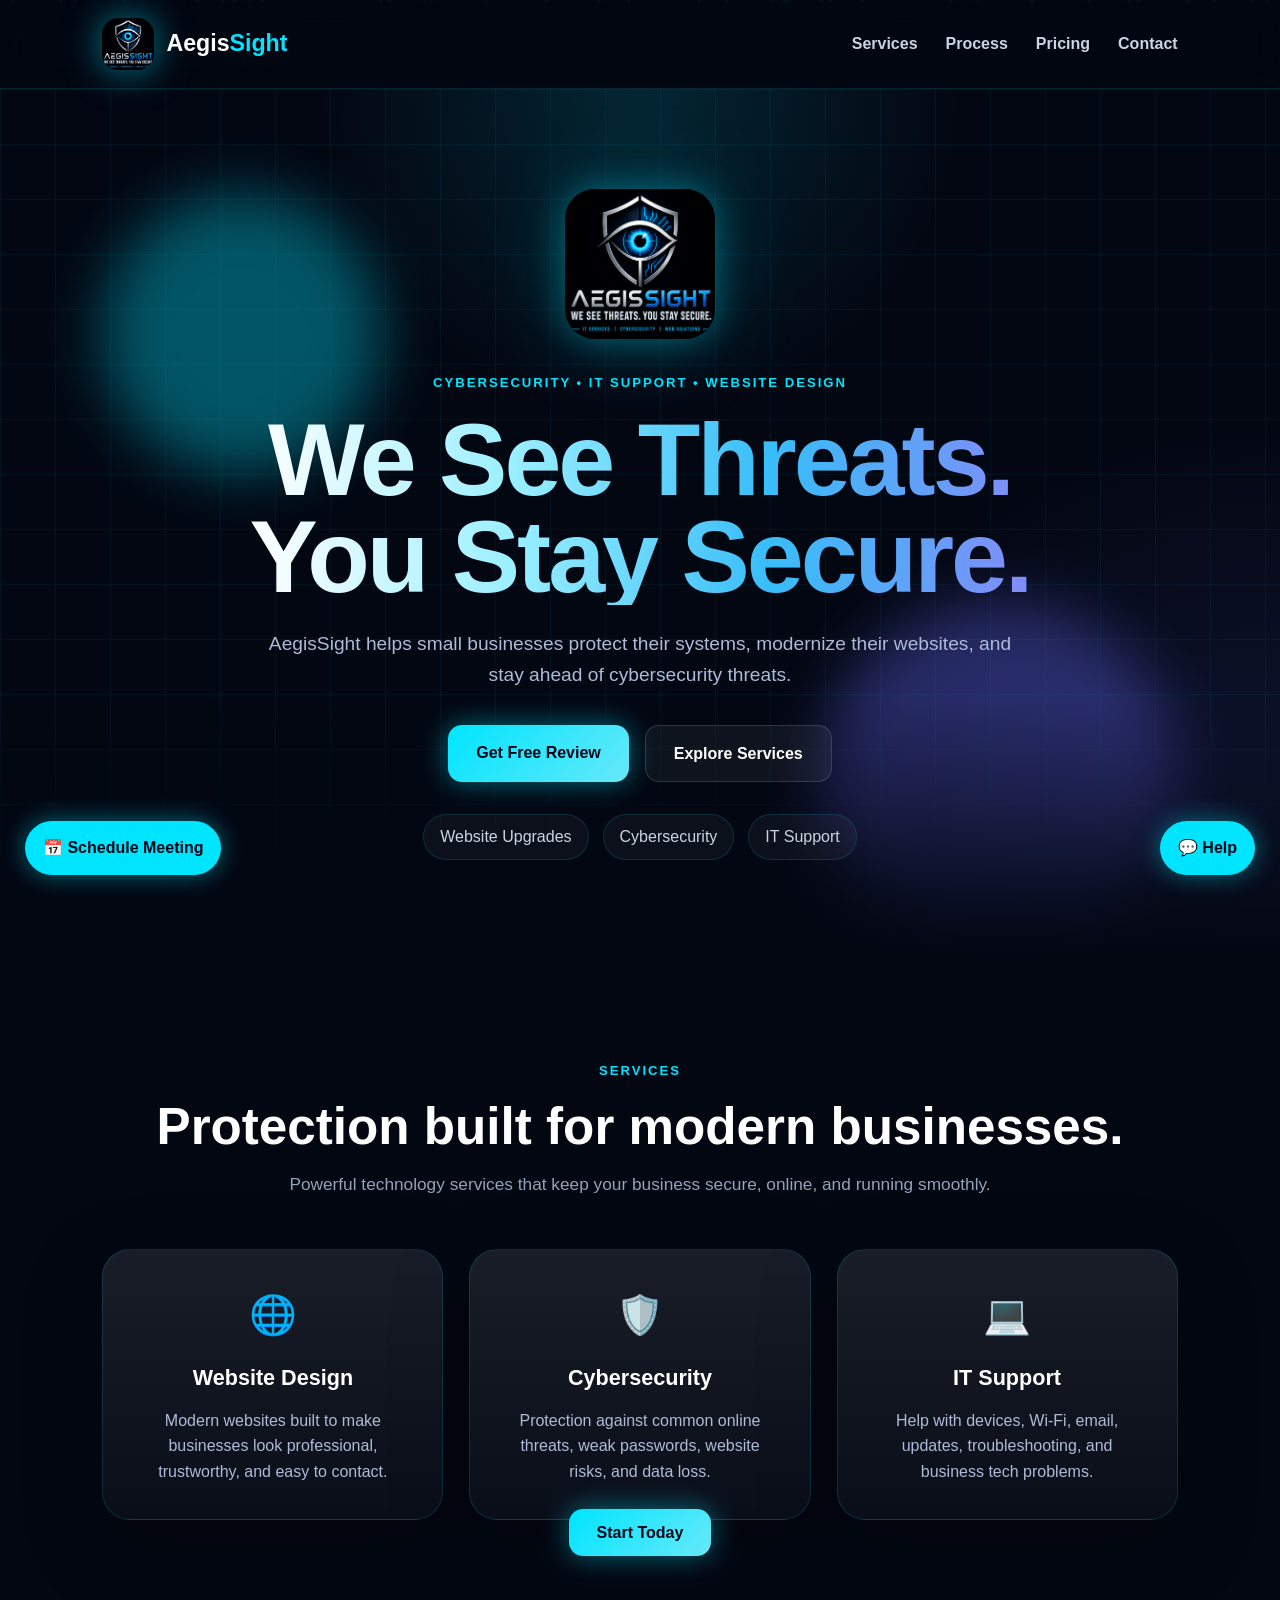
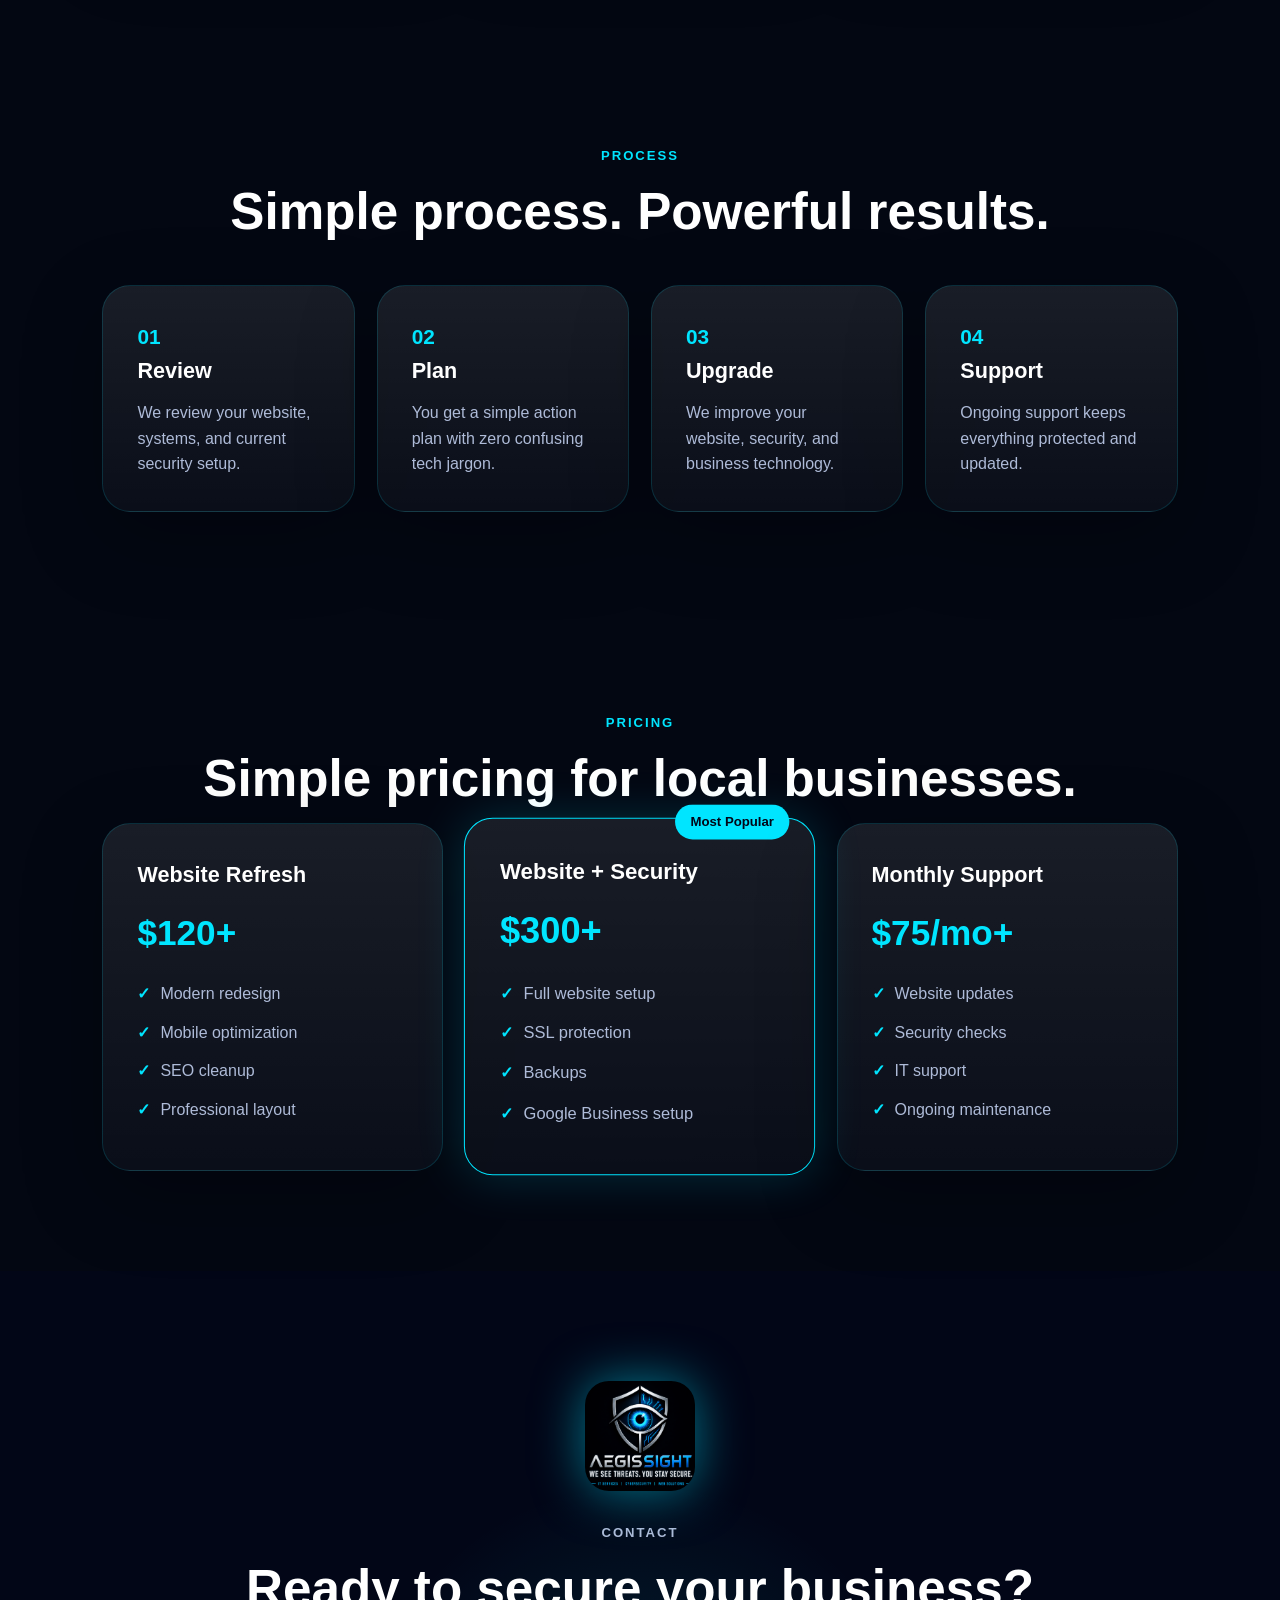
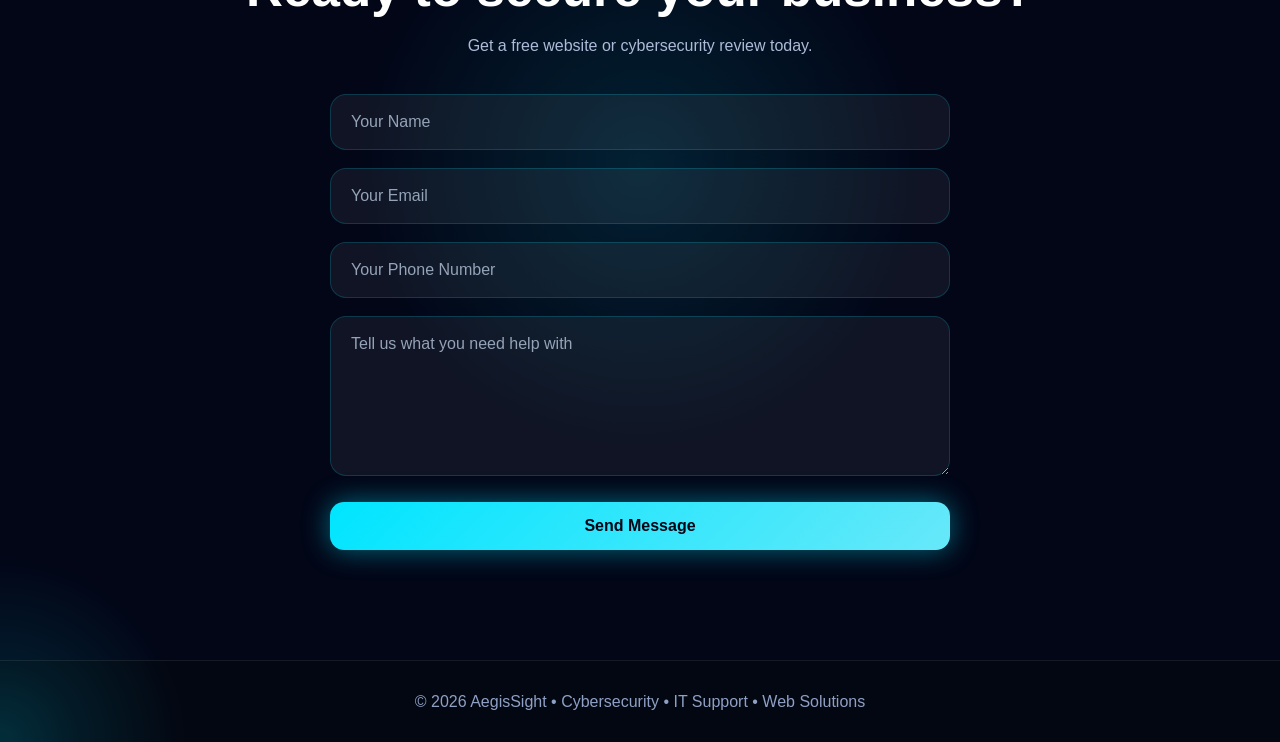
<file: index.html>
<!DOCTYPE html>
<html lang="en">
<head>
  <meta charset="UTF-8" />
  <meta name="viewport" content="width=device-width, initial-scale=1.0" />

  <title>AegisSight | Cybersecurity & IT</title>
  <link rel="icon" type="image/png" href="aegis.png">

  <link rel="stylesheet" href="styles.css?v=3" />
</head>

<body>

<header class="navbar">

  <a href="#" class="brand">
    <img src="aegis.png" alt="AegisSight Logo" />
    <span>Aegis<span class="accent">Sight</span></span>
  </a>

  <nav>
    <a href="#services">Services</a>
    <a href="#process">Process</a>
    <a href="#pricing">Pricing</a>
    <a href="#contact">Contact</a>
  </nav>

</header>

<section class="hero">

  <video autoplay muted loop playsinline class="bg-video">
    <source src="assets/bg.mp4" type="video/mp4">
  </video>

  <div class="grid"></div>

  <div class="orb orb-one"></div>
  <div class="orb orb-two"></div>

  <div class="hero-content">

    <img class="hero-logo" src="aegis.png" alt="AegisSight" />

    <p class="eyebrow">
      Cybersecurity • IT Support • Website Design
    </p>

    <h1>
      We See Threats.<br>
      You Stay Secure.
    </h1>

    <p class="hero-text">
      AegisSight helps small businesses protect their systems,
      modernize their websites, and stay ahead of cybersecurity threats.
    </p>

    <div class="hero-buttons">
      <a href="#contact" class="btn primary">
        Get Free Review
      </a>

      <a href="#services" class="btn secondary">
        Explore Services
      </a>
    </div>

    <div class="trust-row">
      <span>Website Upgrades</span>
      <span>Cybersecurity</span>
      <span>IT Support</span>
    </div>

  </div>
<div class="hero-fade"></div>
</section>

<section id="services" class="section">

  <p class="section-label">Services</p>

  <h2>Protection built for modern businesses.</h2>

  <p class="section-text">
    Powerful technology services that keep your business secure,
    online, and running smoothly.
  </p>

  <div class="cards">

    <a href="websites.html" class="card">
    <div class="card-icon">🌐</div>
    <h3>Website Design</h3>
    <p>
      Modern websites built to make businesses look professional,
      trustworthy, and easy to contact.
    </p>
  </a>

  <a href="cybersecurity.html" class="card">
    <div class="card-icon">🛡️</div>
    <h3>Cybersecurity</h3>
    <p>
      Protection against common online threats, weak passwords,
      website risks, and data loss.
    </p>
  </a>

  <a href="it-support.html" class="card">
    <div class="card-icon">💻</div>
    <h3>IT Support</h3>
    <p>
      Help with devices, Wi-Fi, email, updates, troubleshooting,
      and business tech problems.
    </p>
  </a>

</div>

  <a href="#contact" class="btn primary">
    Start Today
  </a>

</section>

<section id="process" class="section">

  <p class="section-label">Process</p>

  <h2>Simple process. Powerful results.</h2>

  <div class="steps">

    <div class="step">
      <span>01</span>

      <h3>Review</h3>

      <p>
        We review your website, systems, and current security setup.
      </p>
    </div>

    <div class="step">
      <span>02</span>

      <h3>Plan</h3>

      <p>
        You get a simple action plan with zero confusing tech jargon.
      </p>
    </div>

    <div class="step">
      <span>03</span>

      <h3>Upgrade</h3>

      <p>
        We improve your website, security, and business technology.
      </p>
    </div>

    <div class="step">
      <span>04</span>

      <h3>Support</h3>

      <p>
        Ongoing support keeps everything protected and updated.
      </p>
    </div>

  </div>

</section>

<section id="pricing" class="section">

  <p class="section-label">Pricing</p>

  <h2>Simple pricing for local businesses.</h2>

  <div class="pricing">

    <div class="price-card">

      <h3>Website Refresh</h3>

      <p class="price">$120+</p>

      <ul>
        <li>Modern redesign</li>
        <li>Mobile optimization</li>
        <li>SEO cleanup</li>
        <li>Professional layout</li>
      </ul>

    </div>

    <div class="price-card featured">

      <div class="tag">Most Popular</div>

      <h3>Website + Security</h3>

      <p class="price">$300+</p>

      <ul>
        <li>Full website setup</li>
        <li>SSL protection</li>
        <li>Backups</li>
        <li>Google Business setup</li>
      </ul>

    </div>

    <div class="price-card">

      <h3>Monthly Support</h3>

      <p class="price">$75/mo+</p>

      <ul>
        <li>Website updates</li>
        <li>Security checks</li>
        <li>IT support</li>
        <li>Ongoing maintenance</li>
      </ul>

    </div>

  </div>

</section>

<section id="contact" class="contact">

  <img src="aegis.png" alt="AegisSight Logo" />

  <p class="section-label">Contact</p>

  <h2>Ready to secure your business?</h2>

  <p class="contact-text">
    Get a free website or cybersecurity review today.
  </p>

  <form class="contact-form" action="https://formspree.io/f/xrejkyaw" method="POST">

  <div class="form-row">
    <input type="text" name="name" placeholder="Your Name" required>
  </div>

  <div class="form-row">
    <input type="email" name="email" placeholder="Your Email" required>
  </div>

  <div class="form-row">
    <input type="tel" name="phone" placeholder="Your Phone Number">
  </div>

  <div class="form-row">
    <textarea name="message" placeholder="Tell us what you need help with" required></textarea>
  </div>

  <button type="submit" class="btn primary">
    Send Message
  </button>

</form>

</section>

<footer>
  © 2026 AegisSight • Cybersecurity • IT Support • Web Solutions
</footer>
<!-- AegisSight Chatbot -->
<div id="chatbot-tab" onclick="toggleChatbot()">💬 Help</div>

<div id="chatbot-box">
  <div id="chatbot-header">
    <span>AegisSight Assistant</span>
    <button onclick="toggleChatbot()">×</button>
  </div>

  <div id="chatbot-messages">
    <div class="bot-msg">
      Hi! I can help point you in the right direction. What do you need help with?
    </div>

    <div class="chat-options">
      <button onclick="selectCategory('website')">🌐 Website Help</button>
      <button onclick="selectCategory('security')">🛡️ Cybersecurity</button>
      <button onclick="selectCategory('it')">💻 IT Support</button>
      <button onclick="selectCategory('pricing')">💵 Pricing</button>
      <button onclick="selectCategory('contact')">📞 Contact AegisSight</button>
    </div>
  </div>
</div>

<style>
  #chatbot-tab {
    position: fixed;
    bottom: 25px;
    right: 25px;
    background: #00e5ff;
    color: #020617;
    padding: 14px 18px;
    border-radius: 999px;
    font-weight: bold;
    cursor: pointer;
    z-index: 9999;
    box-shadow: 0 0 25px rgba(0, 229, 255, 0.45);
  }

  #chatbot-box {
    display: none;
    position: fixed;
    bottom: 85px;
    right: 25px;
    width: 350px;
    max-width: calc(100vw - 40px);
    background: #020617;
    border: 1px solid rgba(0, 229, 255, 0.35);
    border-radius: 18px;
    overflow: hidden;
    z-index: 9999;
    box-shadow: 0 0 35px rgba(0, 0, 0, 0.55);
  }

  #chatbot-header {
    background: #07111f;
    color: white;
    padding: 14px;
    display: flex;
    justify-content: space-between;
    align-items: center;
    font-weight: bold;
  }

  #chatbot-header button {
    background: none;
    border: none;
    color: white;
    font-size: 22px;
    cursor: pointer;
  }

  #chatbot-messages {
    padding: 15px;
    color: white;
    max-height: 420px;
    overflow-y: auto;
  }

  .bot-msg, .user-msg {
    padding: 12px;
    border-radius: 12px;
    margin-bottom: 12px;
    line-height: 1.4;
    font-size: 14px;
  }

  .bot-msg {
    background: rgba(255, 255, 255, 0.08);
  }

  .user-msg {
    background: rgba(0, 229, 255, 0.18);
    border: 1px solid rgba(0, 229, 255, 0.3);
  }

  .chat-options {
    display: grid;
    gap: 9px;
  }

  .chat-options button {
    background: transparent;
    color: white;
    border: 1px solid rgba(0, 229, 255, 0.4);
    padding: 11px;
    border-radius: 10px;
    cursor: pointer;
    text-align: left;
  }

  .chat-options button:hover {
    background: rgba(0, 229, 255, 0.12);
  }

  .chat-link {
    display: inline-block;
    margin-top: 8px;
    color: #00e5ff;
    font-weight: bold;
    text-decoration: none;
  }
</style>

<script>
  function toggleChatbot() {
    const box = document.getElementById("chatbot-box");
    box.style.display = box.style.display === "block" ? "none" : "block";
  }

  function scrollChat() {
    const messages = document.getElementById("chatbot-messages");
    messages.scrollTop = messages.scrollHeight;
  }

  function addBotMessage(message) {
    const messages = document.getElementById("chatbot-messages");

    messages.innerHTML += `
      <div class="bot-msg typing-msg">
        <span class="typing-dot"></span>
        <span class="typing-dot"></span>
        <span class="typing-dot"></span>
      </div>
    `;

    scrollChat();

    setTimeout(() => {
      const typingMsg = document.querySelector(".typing-msg");
      if (typingMsg) {
        typingMsg.outerHTML = `<div class="bot-msg">${message}</div>`;
      }
      scrollChat();
    }, 900);
  }

  function addUserMessage(message) {
    const messages = document.getElementById("chatbot-messages");

    messages.innerHTML += `
      <div class="user-msg">${message}</div>
    `;

    scrollChat();
  }

  function selectCategory(category) {
    const responses = {
      website: `
        We can help with website design, redesigns, mobile optimization, SEO cleanup, and professional layouts.
        <br><br>
        What best describes your situation?
        <div class="chat-options">
          <button onclick="quickReply('I need a new website')">I need a new website</button>
          <button onclick="quickReply('I need my current website upgraded')">I need my current website upgraded</button>
          <button onclick="quickReply('My website looks outdated')">My website looks outdated</button>
        </div>
      `,

      security: `
        We help businesses reduce cyber risk with password protection, website security, backups, SSL, and basic security checks.
        <br><br>
        What are you most worried about?
        <div class="chat-options">
          <button onclick="quickReply('I want a security review')">I want a security review</button>
          <button onclick="quickReply('I am worried about hackers')">I am worried about hackers</button>
          <button onclick="quickReply('I need backups or protection')">I need backups or protection</button>
        </div>
      `,

      it: `
        We help with business tech problems like devices, email, Wi-Fi, updates, troubleshooting, and support.
        <br><br>
        What kind of IT help do you need?
        <div class="chat-options">
          <button onclick="quickReply('I need computer or device help')">Computer/device help</button>
          <button onclick="quickReply('I need email or Wi-Fi help')">Email/Wi-Fi help</button>
          <button onclick="quickReply('I need monthly IT support')">Monthly IT support</button>
        </div>
      `,

      pricing: `
        Our starter pricing:
        <br><br>
        🌐 Website Refresh: $120+<br>
        🛡️ Website + Security: $300+<br>
        💻 Monthly Support: $75/mo+
        <br><br>
        Final pricing depends on the project size.
        <a class="chat-link" href="#contact" onclick="toggleChatbot()">Request a quote →</a>
      `,

      contact: `
        You can send a message through the contact form on this page.
        <br><br>
        <a class="chat-link" href="#contact" onclick="toggleChatbot()">Go to contact form →</a>
      `
    };

    addBotMessage(responses[category]);
  }

  function quickReply(text) {
    addUserMessage(text);

    addBotMessage(`
      Great — that sounds like something AegisSight can help with.
      <br><br>
      The best next step is to request a free review. Include your name, email, phone number, and what you need help with.
      <br><br>
      <a class="chat-link" href="#contact" onclick="toggleChatbot()">Start free review →</a>
    `);
  }
</script>
  <!-- Floating Schedule Meeting Button -->
<a
  href=https://calendly.com/thepharoph/30min
  target="_blank"
  id="meeting-button"
>
  📅 Schedule Meeting
</a>

<style>
  #meeting-button {
    position: fixed;
    left: 25px;
    bottom: 25px;
    background: #00e5ff;
    color: #020617;
    padding: 14px 18px;
    border-radius: 999px;
    font-weight: bold;
    text-decoration: none;
    z-index: 9999;
    box-shadow: 0 0 25px rgba(0,229,255,0.45);
    transition: 0.2s ease;
  }

  #meeting-button:hover {
    transform: translateY(-2px);
    box-shadow: 0 0 35px rgba(0,229,255,0.65);
  }
</style>
<!-- Aura Glow Effect -->
<div id="aura"></div>

<style>
  #aura {
    position: fixed;
    width: 350px;
    height: 350px;
    background: radial-gradient(
      circle,
      rgba(0,229,255,0.18) 0%,
      rgba(0,229,255,0.08) 35%,
      rgba(0,229,255,0) 75%
    );
    border-radius: 50%;
    pointer-events: none;
    z-index: 0;
    transform: translate(-50%, -50%);
    transition: transform 0.05s linear;
    mix-blend-mode: screen;
    filter: blur(10px);
  }

  body {
    overflow-x: hidden;
  }
</style>

<script>
  const aura = document.getElementById("aura");

  document.addEventListener("mousemove", (e) => {
    aura.style.left = e.clientX + "px";
    aura.style.top = e.clientY + "px";
  });
</script>
<div class="cyber-grid"></div>

<style>
  .cyber-grid {
    position: fixed;
    inset: 0;
    z-index: -2;
    background-image:
      linear-gradient(rgba(0,229,255,0.05) 1px, transparent 1px),
      linear-gradient(90deg, rgba(0,229,255,0.05) 1px, transparent 1px);

    background-size: 40px 40px;

    animation: gridPulse 6s ease-in-out infinite;
  }

  @keyframes gridPulse {
    0%, 100% {
      opacity: 0.35;
    }

    50% {
      opacity: 0.7;
    }
  }
</style>
<div id="particles"></div>

<style>
  #particles {
    position: fixed;
    inset: 0;
    overflow: hidden;
    z-index: -1;
    pointer-events: none;
  }

  .particle {
    position: absolute;
    width: 3px;
    height: 3px;
    background: #00e5ff;
    border-radius: 50%;
    opacity: 0.5;
    animation: floatUp linear infinite;
  }

  @keyframes floatUp {
    from {
      transform: translateY(100vh);
      opacity: 0;
    }

    20% {
      opacity: 0.5;
    }

    to {
      transform: translateY(-100px);
      opacity: 0;
    }
  }
</style>

<script>
  const particles = document.getElementById("particles");

  for (let i = 0; i < 40; i++) {
    const particle = document.createElement("div");

    particle.classList.add("particle");

    particle.style.left = Math.random() * 100 + "vw";
    particle.style.animationDuration = (5 + Math.random() * 10) + "s";
    particle.style.animationDelay = Math.random() * 5 + "s";

    particles.appendChild(particle);
  }
</script>
<div class="scan-line"></div>

<style>
  .scan-line {
    position: fixed;
    top: -100px;
    left: 0;
    width: 100%;
    height: 100px;

    background: linear-gradient(
      to bottom,
      rgba(0,229,255,0),
      rgba(0,229,255,0.12),
      rgba(0,229,255,0)
    );

    z-index: 999;
    pointer-events: none;

    animation: scanMove 7s linear infinite;
  }

  @keyframes scanMove {
    from {
      transform: translateY(-100px);
    }

    to {
      transform: translateY(100vh);
    }
  }
</style>
  <canvas id="matrix"></canvas>

<style>
  #matrix {
    position: fixed;
    inset: 0;
    z-index: -5;
    opacity: 0.08;
    pointer-events: none;
  }
</style>

<script>
  const canvas = document.getElementById("matrix");
  const ctx = canvas.getContext("2d");

  canvas.width = window.innerWidth;
  canvas.height = window.innerHeight;

  const letters = "01";
  const fontSize = 14;
  const columns = canvas.width / fontSize;

  const drops = [];

  for (let x = 0; x < columns; x++) {
    drops[x] = 1;
  }

  function drawMatrix() {
    ctx.fillStyle = "rgba(0,0,0,0.05)";
    ctx.fillRect(0, 0, canvas.width, canvas.height);

    ctx.fillStyle = "#00e5ff";
    ctx.font = fontSize + "px monospace";

    for (let i = 0; i < drops.length; i++) {
      const text = letters[Math.floor(Math.random() * letters.length)];

      ctx.fillText(text, i * fontSize, drops[i] * fontSize);

      if (drops[i] * fontSize > canvas.height && Math.random() > 0.975) {
        drops[i] = 0;
      }

      drops[i]++;
    }
  }

  setInterval(drawMatrix, 35);
</script>
</body>
</html>
</file>
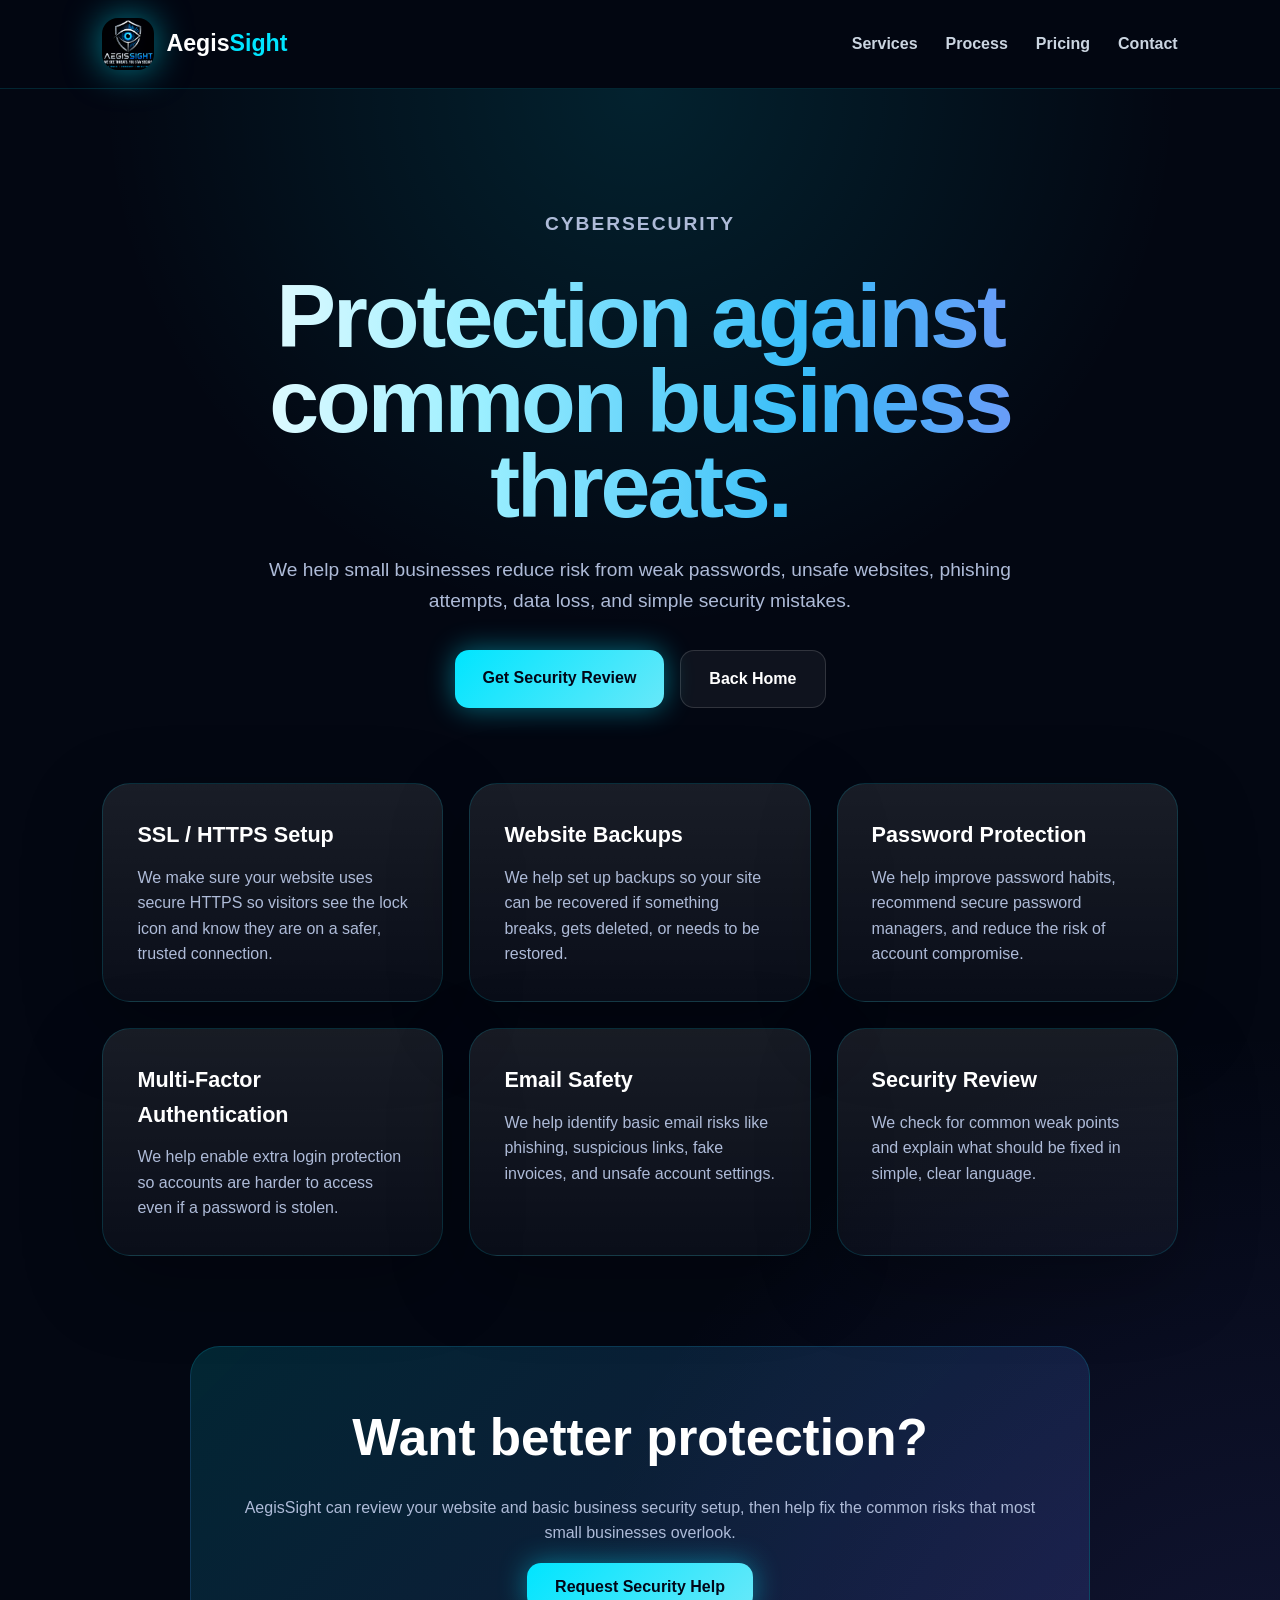
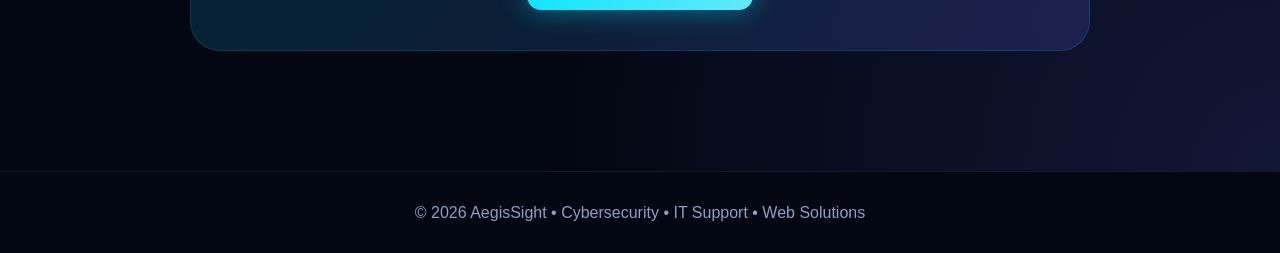
<file: cybersecurity.html>
<!DOCTYPE html>
<html lang="en">
<head>
  <meta charset="UTF-8" />
  <meta name="viewport" content="width=device-width, initial-scale=1.0" />

  <title>Cybersecurity | AegisSight</title>
  <link rel="icon" type="image/png" href="aegis.png">
  <link rel="stylesheet" href="styles.css?v=5" />
</head>

<body>

<header class="navbar">

  <a href="index.html" class="brand">
    <img src="aegis.png" alt="AegisSight Logo" />
    <span>Aegis<span class="accent">Sight</span></span>
  </a>

  <nav>
    <a href="index.html#services">Services</a>
    <a href="index.html#process">Process</a>
    <a href="index.html#pricing">Pricing</a>
    <a href="index.html#contact">Contact</a>
  </nav>

</header>

<main class="service-page">

  <section class="service-hero">

    <p class="eyebrow">Cybersecurity</p>

    <h1>
      Protection against common business threats.
    </h1>

    <p>
      We help small businesses reduce risk from weak passwords, unsafe websites,
      phishing attempts, data loss, and simple security mistakes.
    </p>

    <div class="hero-buttons">
      <a href="index.html#contact" class="btn primary">Get Security Review</a>
      <a href="index.html" class="btn secondary">Back Home</a>
    </div>

  </section>

  <section class="feature-grid">

    <div class="feature-box">
      <h3>SSL / HTTPS Setup</h3>
      <p>
        We make sure your website uses secure HTTPS so visitors see the lock icon
        and know they are on a safer, trusted connection.
      </p>
    </div>

    <div class="feature-box">
      <h3>Website Backups</h3>
      <p>
        We help set up backups so your site can be recovered if something breaks,
        gets deleted, or needs to be restored.
      </p>
    </div>

    <div class="feature-box">
      <h3>Password Protection</h3>
      <p>
        We help improve password habits, recommend secure password managers,
        and reduce the risk of account compromise.
      </p>
    </div>

    <div class="feature-box">
      <h3>Multi-Factor Authentication</h3>
      <p>
        We help enable extra login protection so accounts are harder to access
        even if a password is stolen.
      </p>
    </div>

    <div class="feature-box">
      <h3>Email Safety</h3>
      <p>
        We help identify basic email risks like phishing, suspicious links,
        fake invoices, and unsafe account settings.
      </p>
    </div>

    <div class="feature-box">
      <h3>Security Review</h3>
      <p>
        We check for common weak points and explain what should be fixed in simple,
        clear language.
      </p>
    </div>

  </section>

  <section class="service-cta">

    <h2>Want better protection?</h2>

    <p>
      AegisSight can review your website and basic business security setup,
      then help fix the common risks that most small businesses overlook.
    </p>

    <a href="index.html#contact" class="btn primary">Request Security Help</a>

  </section>

</main>

<footer>
  © 2026 AegisSight • Cybersecurity • IT Support • Web Solutions
</footer>

</body>
</html>
</file>
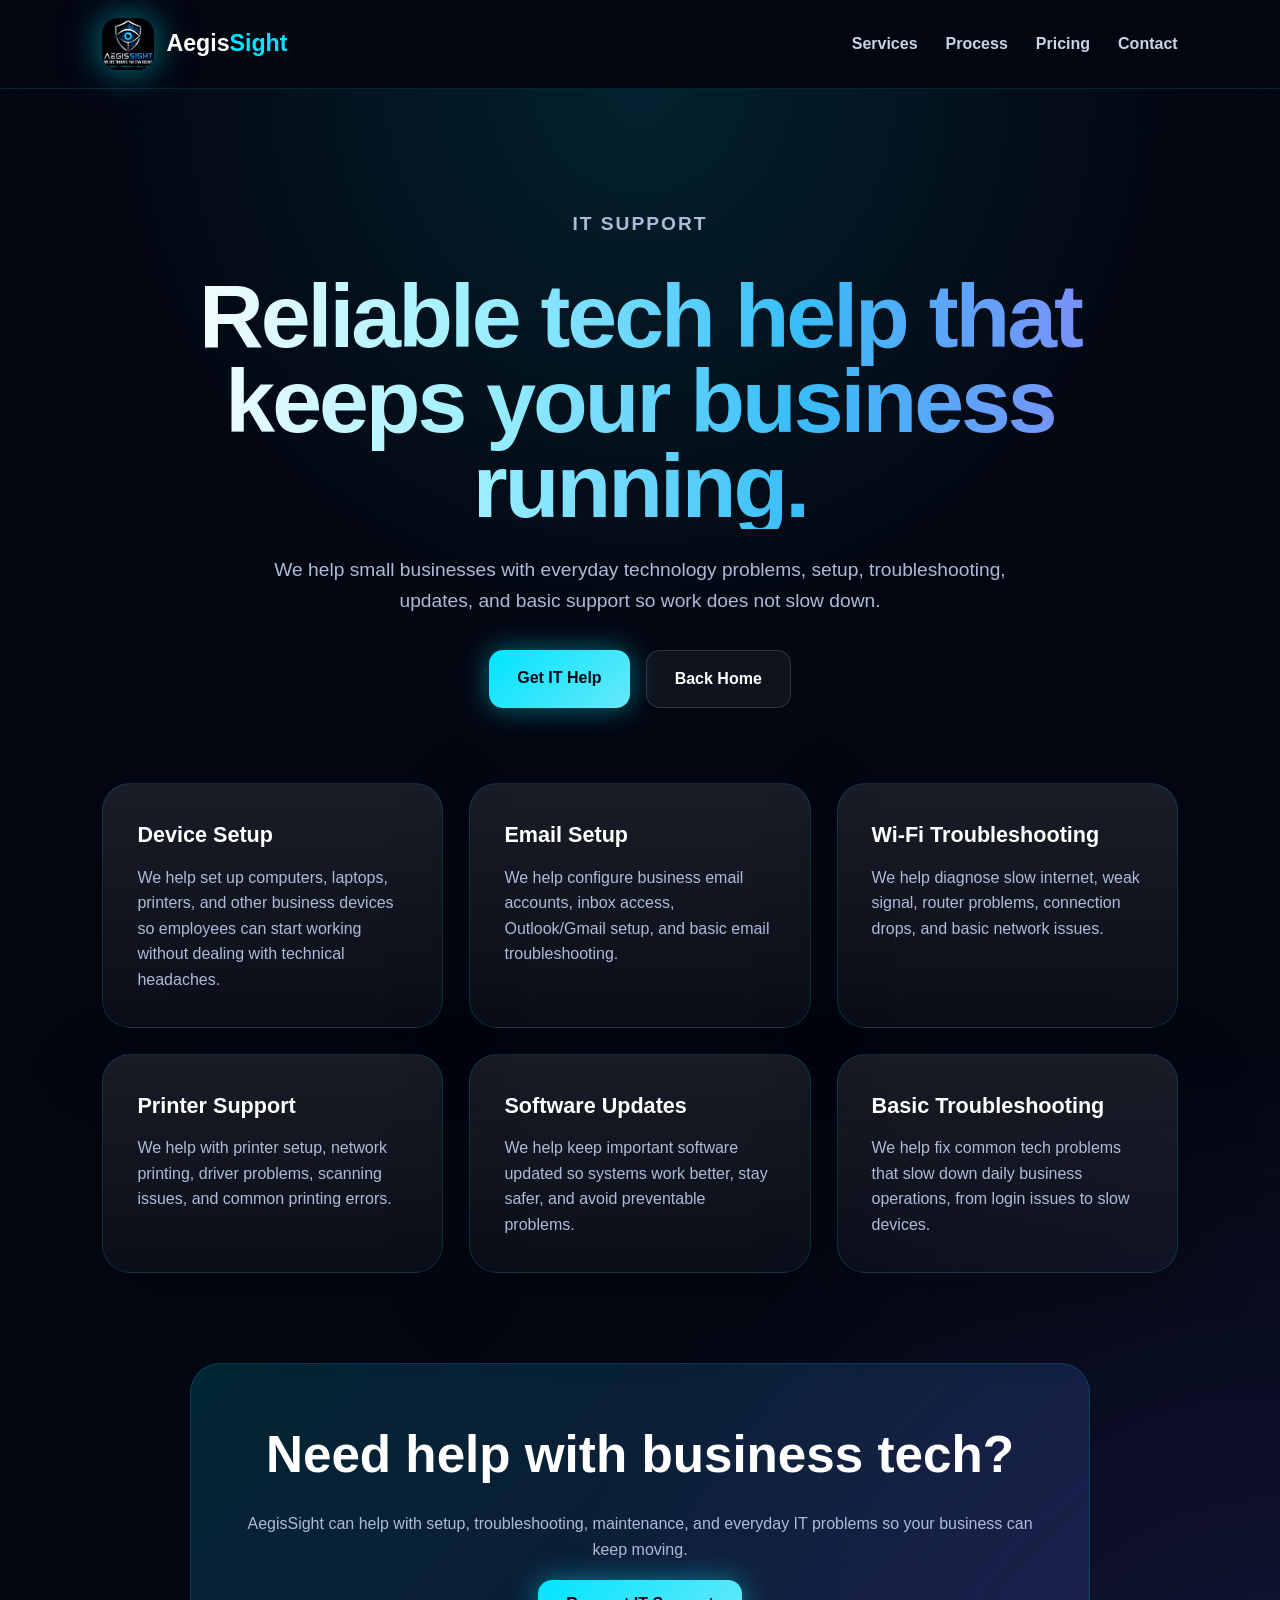
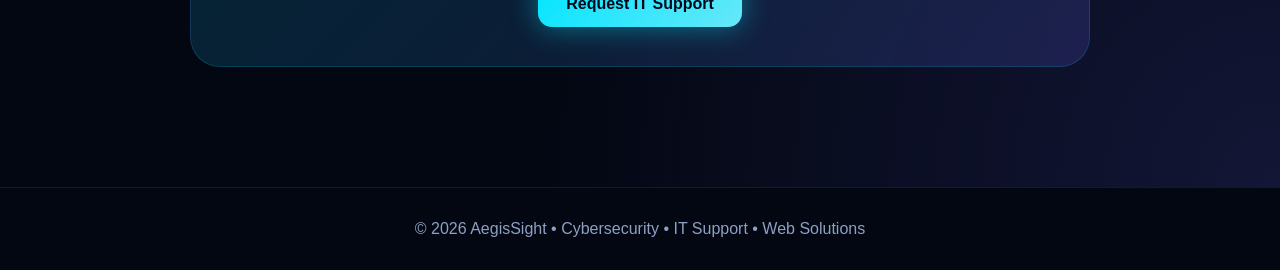
<file: it-support.html>
<!DOCTYPE html>
<html lang="en">
<head>
  <meta charset="UTF-8" />
  <meta name="viewport" content="width=device-width, initial-scale=1.0" />

  <title>IT Support | AegisSight</title>
  <link rel="icon" type="image/png" href="aegis.png">
  <link rel="stylesheet" href="styles.css?v=5" />
</head>

<body>

<header class="navbar">

  <a href="index.html" class="brand">
    <img src="aegis.png" alt="AegisSight Logo" />
    <span>Aegis<span class="accent">Sight</span></span>
  </a>

  <nav>
    <a href="index.html#services">Services</a>
    <a href="index.html#process">Process</a>
    <a href="index.html#pricing">Pricing</a>
    <a href="index.html#contact">Contact</a>
  </nav>

</header>

<main class="service-page">

  <section class="service-hero">

    <p class="eyebrow">IT Support</p>

    <h1>
      Reliable tech help that keeps your business running.
    </h1>

    <p>
      We help small businesses with everyday technology problems, setup,
      troubleshooting, updates, and basic support so work does not slow down.
    </p>

    <div class="hero-buttons">
      <a href="index.html#contact" class="btn primary">Get IT Help</a>
      <a href="index.html" class="btn secondary">Back Home</a>
    </div>

  </section>

  <section class="feature-grid">

    <div class="feature-box">
      <h3>Device Setup</h3>
      <p>
        We help set up computers, laptops, printers, and other business devices
        so employees can start working without dealing with technical headaches.
      </p>
    </div>

    <div class="feature-box">
      <h3>Email Setup</h3>
      <p>
        We help configure business email accounts, inbox access, Outlook/Gmail setup,
        and basic email troubleshooting.
      </p>
    </div>

    <div class="feature-box">
      <h3>Wi-Fi Troubleshooting</h3>
      <p>
        We help diagnose slow internet, weak signal, router problems, connection drops,
        and basic network issues.
      </p>
    </div>

    <div class="feature-box">
      <h3>Printer Support</h3>
      <p>
        We help with printer setup, network printing, driver problems, scanning issues,
        and common printing errors.
      </p>
    </div>

    <div class="feature-box">
      <h3>Software Updates</h3>
      <p>
        We help keep important software updated so systems work better,
        stay safer, and avoid preventable problems.
      </p>
    </div>

    <div class="feature-box">
      <h3>Basic Troubleshooting</h3>
      <p>
        We help fix common tech problems that slow down daily business operations,
        from login issues to slow devices.
      </p>
    </div>

  </section>

  <section class="service-cta">

    <h2>Need help with business tech?</h2>

    <p>
      AegisSight can help with setup, troubleshooting, maintenance,
      and everyday IT problems so your business can keep moving.
    </p>

    <a href="index.html#contact" class="btn primary">Request IT Support</a>

  </section>

</main>

<footer>
  © 2026 AegisSight • Cybersecurity • IT Support • Web Solutions
</footer>

</body>
</html>
</file>
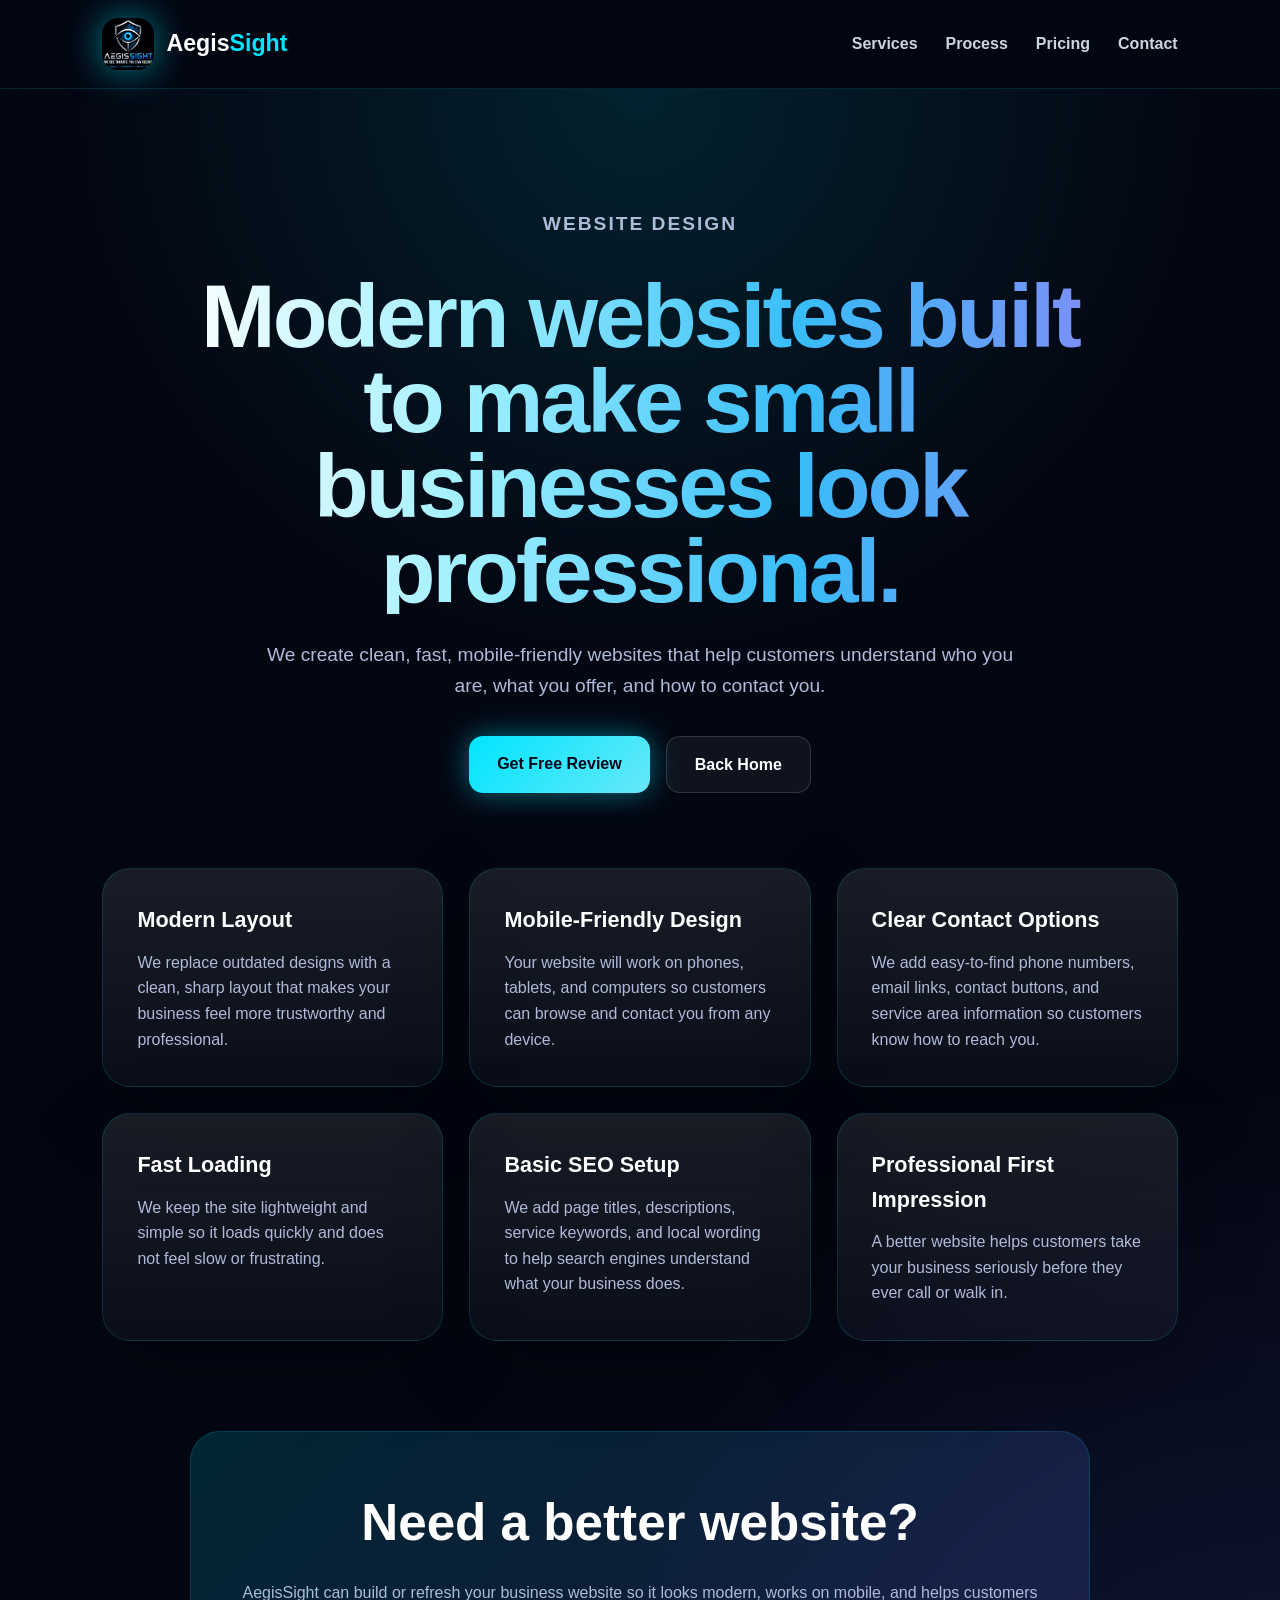
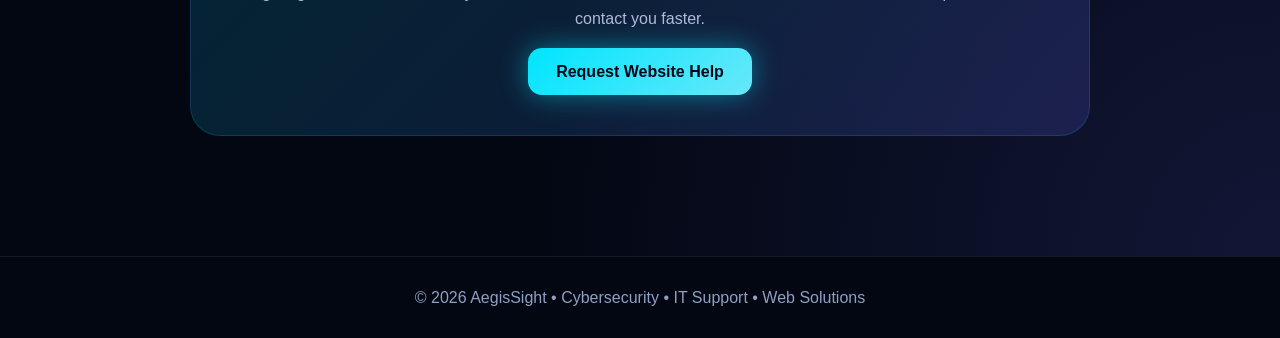
<file: websites.html>
<!DOCTYPE html>
<html lang="en">
<head>
  <meta charset="UTF-8" />
  <meta name="viewport" content="width=device-width, initial-scale=1.0" />

  <title>Website Design | AegisSight</title>
  <link rel="icon" type="image/png" href="aegis.png">
  <link rel="stylesheet" href="styles.css?v=4" />
</head>

<body>

<header class="navbar">

  <a href="index.html" class="brand">
    <img src="aegis.png" alt="AegisSight Logo" />
    <span>Aegis<span class="accent">Sight</span></span>
  </a>

  <nav>
    <a href="index.html#services">Services</a>
    <a href="index.html#process">Process</a>
    <a href="index.html#pricing">Pricing</a>
    <a href="index.html#contact">Contact</a>
  </nav>

</header>

<main class="service-page">

  <section class="service-hero">

    <p class="eyebrow">Website Design</p>

    <h1>
      Modern websites built to make small businesses look professional.
    </h1>

    <p>
      We create clean, fast, mobile-friendly websites that help customers
      understand who you are, what you offer, and how to contact you.
    </p>

    <div class="hero-buttons">
      <a href="index.html#contact" class="btn primary">Get Free Review</a>
      <a href="index.html" class="btn secondary">Back Home</a>
    </div>

  </section>

  <section class="feature-grid">

    <div class="feature-box">
      <h3>Modern Layout</h3>
      <p>
        We replace outdated designs with a clean, sharp layout that makes
        your business feel more trustworthy and professional.
      </p>
    </div>

    <div class="feature-box">
      <h3>Mobile-Friendly Design</h3>
      <p>
        Your website will work on phones, tablets, and computers so customers
        can browse and contact you from any device.
      </p>
    </div>

    <div class="feature-box">
      <h3>Clear Contact Options</h3>
      <p>
        We add easy-to-find phone numbers, email links, contact buttons,
        and service area information so customers know how to reach you.
      </p>
    </div>

    <div class="feature-box">
      <h3>Fast Loading</h3>
      <p>
        We keep the site lightweight and simple so it loads quickly and does
        not feel slow or frustrating.
      </p>
    </div>

    <div class="feature-box">
      <h3>Basic SEO Setup</h3>
      <p>
        We add page titles, descriptions, service keywords, and local wording
        to help search engines understand what your business does.
      </p>
    </div>

    <div class="feature-box">
      <h3>Professional First Impression</h3>
      <p>
        A better website helps customers take your business seriously before
        they ever call or walk in.
      </p>
    </div>

  </section>

  <section class="service-cta">

    <h2>Need a better website?</h2>

    <p>
      AegisSight can build or refresh your business website so it looks modern,
      works on mobile, and helps customers contact you faster.
    </p>

    <a href="index.html#contact" class="btn primary">Request Website Help</a>

  </section>

</main>

<footer>
  © 2026 AegisSight • Cybersecurity • IT Support • Web Solutions
</footer>

</body>
</html>
</file>
<file: styles.css>
*{
  margin:0;
  padding:0;
  box-sizing:border-box;
  font-family:"Segoe UI",sans-serif;
}

html{
  scroll-behavior:smooth;
}

body{
  background:#030712;
  color:white;
  line-height:1.6;
  overflow-x:hidden;
}
.brand span {
  position: relative;
}

.brand:hover span {
  animation: glitchText 0.35s infinite;
}

@keyframes glitchText {
  0% { text-shadow: 2px 0 #00e5ff, -2px 0 #ff00ff; }
  50% { text-shadow: -2px 0 #00e5ff, 2px 0 #ff00ff; }
  100% { text-shadow: 2px 0 #00e5ff, -2px 0 #ff00ff; }
}
#chatbot-box {
  ...
}

.bot-msg {
  ...
}

/* Typing Animation */
.typing-msg {
  display: flex;
  gap: 5px;
  align-items: center;
  width: fit-content;
}

.typing-dot {
  width: 7px;
  height: 7px;
  background: #00e5ff;
  border-radius: 50%;
  display: inline-block;
  animation: typingBounce 1s infinite ease-in-out;
}

.typing-dot:nth-child(2) {
  animation-delay: 0.15s;
}

.typing-dot:nth-child(3) {
  animation-delay: 0.3s;
}

@keyframes typingBounce {
  0%, 80%, 100% {
    transform: translateY(0);
    opacity: 0.4;
  }

  40% {
    transform: translateY(-5px);
    opacity: 1;
  }
}

/* NAVBAR */

.navbar{
  position:sticky;
  top:0;
  z-index:1000;

  display:flex;
  justify-content:space-between;
  align-items:center;

  padding:18px 8%;

  background:rgba(3,7,18,0.82);

  backdrop-filter:blur(18px);

  border-bottom:1px solid rgba(0,229,255,0.14);
}

.brand{
  display:flex;
  align-items:center;
  gap:12px;

  text-decoration:none;

  color:white;

  font-size:1.45rem;
  font-weight:800;
}

.brand img{
  width:52px;
  height:52px;

  border-radius:16px;

  object-fit:cover;

  filter:drop-shadow(0 0 18px rgba(0,229,255,0.55));
}

.accent{
  color:#00e5ff;
}

nav{
  display:flex;
  gap:28px;
}

nav a{
  text-decoration:none;
  color:#cbd5e1;

  font-weight:600;

  transition:0.25s;
}

nav a:hover{
  color:#00e5ff;
}

/* VIDEO */

.bg-video{
  position:absolute;
  inset:0;

  width:100%;
  height:100%;

  object-fit:cover;

  opacity:0.12;

  z-index:0;

  pointer-events:none;
}

/* HERO */

.hero{
  position:relative;

  min-height:95vh;

  display:flex;
  justify-content:center;
  align-items:center;

  padding:100px 8%;

  text-align:center;

  overflow:hidden;

  background:
  radial-gradient(circle at top,rgba(0,229,255,0.14),transparent 30%),
  radial-gradient(circle at bottom right,rgba(99,102,241,0.18),transparent 35%),
  #030712;
}

.hero-fade{
  position:absolute;
  left:0;
  right:0;
  bottom:0;

  height:260px;

  background:linear-gradient(
    to bottom,
    rgba(3,7,18,0) 0%,
    rgba(3,7,18,0.4) 40%,
    rgba(3,7,18,0.8) 75%,
    #030712 100%
  );

  z-index:1;

  pointer-events:none;
}

.grid{
  position:absolute;
  inset:0;

  background-image:
  linear-gradient(rgba(0,229,255,0.06) 1px,transparent 1px),
  linear-gradient(90deg,rgba(0,229,255,0.06) 1px,transparent 1px);

  background-size:55px 55px;

  mask-image:linear-gradient(
    to bottom,
    black 70%,
    transparent 100%
  );
}

.orb{
  position:absolute;
  border-radius:50%;

  filter:blur(30px);

  opacity:0.35;
}

.orb-one{
  width:280px;
  height:280px;

  background:#00e5ff;

  top:12%;
  left:8%;
}

.orb-two{
  width:360px;
  height:360px;

  background:#6366f1;

  bottom:0;
  right:8%;
}

.hero-content{
  position:relative;
  z-index:2;

  max-width:980px;
}

.hero-logo{
  width:150px;
  height:150px;

  border-radius:30px;

  object-fit:cover;

  margin-bottom:25px;

  box-shadow:
  0 0 35px rgba(0,229,255,0.35),
  0 0 90px rgba(0,229,255,0.18);
}

.eyebrow,
.section-label{
  color:#00e5ff;

  text-transform:uppercase;

  letter-spacing:2px;

  font-size:0.82rem;
  font-weight:800;

  margin-bottom:18px;
}

.hero h1{
  font-size:clamp(3rem,8vw,6.5rem);

  line-height:0.95;

  letter-spacing:-3px;

  margin-bottom:24px;

  background:linear-gradient(
    90deg,
    #ffffff,
    #9befff,
    #38bdf8,
    #818cf8
  );

  -webkit-background-clip:text;
  -webkit-text-fill-color:transparent;
}

.hero-text{
  max-width:760px;

  margin:0 auto 34px;

  color:#aebbd8;

  font-size:1.2rem;
}

.hero-buttons{
  display:flex;
  justify-content:center;
  gap:16px;

  flex-wrap:wrap;

  margin-bottom:32px;
}

.btn{
  padding:15px 28px;

  border-radius:14px;

  text-decoration:none;

  font-weight:800;

  transition:0.25s;
}

.primary{
  background:linear-gradient(135deg,#00e5ff,#67e8f9);

  color:#020617;

  box-shadow:0 0 28px rgba(0,229,255,0.45);
}

.primary:hover{
  transform:translateY(-4px);

  box-shadow:0 0 45px rgba(0,229,255,0.7);
}

.secondary{
  color:white;

  border:1px solid rgba(255,255,255,0.14);

  background:rgba(255,255,255,0.05);
}

.secondary:hover{
  border-color:rgba(0,229,255,0.5);

  color:#00e5ff;

  transform:translateY(-4px);
}

.trust-row{
  display:flex;
  justify-content:center;
  gap:14px;

  flex-wrap:wrap;
}

.trust-row span{
  padding:9px 16px;

  border-radius:999px;

  background:rgba(255,255,255,0.04);

  border:1px solid rgba(0,229,255,0.14);

  color:#cbd5e1;
}

/* SECTION */

.section{
  padding:100px 8%;

  text-align:center;
}

.section h2,
.contact h2{
  font-size:clamp(2rem,4vw,3.5rem);

  line-height:1.1;

  margin-bottom:16px;
}

.section-text{
  max-width:720px;

  margin:0 auto 50px;

  color:#94a3b8;

  font-size:1.08rem;
}

/* CARDS */

.cards,
.pricing{
  max-width:1180px;

  margin:auto;

  display:grid;

  grid-template-columns:repeat(3,1fr);

  gap:26px;
}

.card{
  text-decoration:none;
  color:white;
  display:block;
}

.card,
.price-card,
.step,
.contact-box,
.feature-box{
  background:
  linear-gradient(
    180deg,
    rgba(255,255,255,0.09),
    rgba(255,255,255,0.03)
  );

  border:1px solid rgba(0,229,255,0.15);

  border-radius:28px;

  padding:34px;

  box-shadow:0 25px 80px rgba(0,0,0,0.28);

  transition:0.25s;
}

.card:hover,
.price-card:hover,
.step:hover,
.feature-box:hover{
  transform:translateY(-8px);

  border-color:rgba(0,229,255,0.55);

  box-shadow:0 0 45px rgba(0,229,255,0.12);
}

.card-icon{
  font-size:2.4rem;

  margin-bottom:16px;
}

.card h3,
.price-card h3,
.step h3,
.feature-box h3{
  font-size:1.35rem;

  margin-bottom:12px;
}

.card p,
.price-card li,
.step p,
.contact p,
.feature-box p{
  color:#aebbd8;
}

/* PROCESS */

.steps{
  max-width:1180px;

  margin:45px auto 0;

  display:grid;

  grid-template-columns:repeat(4,1fr);

  gap:22px;
}

.step{
  text-align:left;
}

.step span{
  color:#00e5ff;

  font-size:1.3rem;
  font-weight:900;
}

/* PRICING */

.price-card{
  position:relative;

  text-align:left;
}

.featured{
  border-color:#00e5ff;

  box-shadow:0 0 45px rgba(0,229,255,0.18);

  transform:scale(1.03);
}

.tag{
  position:absolute;

  top:-14px;
  right:24px;

  background:#00e5ff;

  color:#020617;

  padding:7px 15px;

  border-radius:999px;

  font-size:0.8rem;
  font-weight:900;
}

.price{
  color:#00e5ff;

  font-size:2.2rem;
  font-weight:900;

  margin:12px 0 20px;
}

.price-card ul{
  list-style:none;
}

.price-card li{
  margin-bottom:13px;
}

.price-card li::before{
  content:"✓";

  color:#00e5ff;

  margin-right:10px;

  font-weight:900;
}

/* CONTACT */

.contact{
  padding:110px 8%;

  text-align:center;

  background:
  radial-gradient(circle at center,rgba(0,229,255,0.12),transparent 35%),
  #020617;
}

.contact img{
  width:110px;
  height:110px;

  border-radius:24px;

  object-fit:cover;

  margin-bottom:24px;

  filter:drop-shadow(0 0 25px rgba(0,229,255,0.5));
}

.contact-text{
  color:#aebbd8;
  margin-bottom:20px;
}

/* CONTACT FORM */

.contact-form{
  max-width:620px;
  margin:35px auto 0;

  display:flex;
  flex-direction:column;

  gap:18px;
}

.form-row input,
.form-row textarea{
  width:100%;

  padding:18px 20px;

  border-radius:16px;

  border:1px solid rgba(0,229,255,0.18);

  background:rgba(255,255,255,0.06);

  color:white;

  font-size:1rem;

  outline:none;

  transition:0.25s;
}

.form-row textarea{
  min-height:160px;

  resize:vertical;
}

.form-row input::placeholder,
.form-row textarea::placeholder{
  color:#94a3b8;
}

.form-row input:focus,
.form-row textarea:focus{
  border-color:#00e5ff;

  box-shadow:0 0 24px rgba(0,229,255,0.18);
}

.contact-form .btn{
  width:100%;

  border:none;

  cursor:pointer;

  font-size:1rem;
}

/* SERVICE PAGES */

.service-page{
  min-height:100vh;

  padding:120px 8%;

  background:
  radial-gradient(circle at top,rgba(0,229,255,0.12),transparent 30%),
  radial-gradient(circle at bottom right,rgba(99,102,241,0.16),transparent 35%),
  #030712;
}

.service-hero{
  max-width:950px;

  margin:0 auto 75px;

  text-align:center;
}

.service-hero h1{
  font-size:clamp(3rem,7vw,5.6rem);

  line-height:0.95;

  letter-spacing:-3px;

  margin-bottom:26px;

  background:linear-gradient(
    90deg,
    #ffffff,
    #9befff,
    #38bdf8,
    #818cf8
  );

  -webkit-background-clip:text;
  -webkit-text-fill-color:transparent;
}

.service-hero p{
  max-width:760px;

  margin:0 auto 34px;

  color:#aebbd8;

  font-size:1.2rem;
}

.feature-grid{
  max-width:1180px;

  margin:auto;

  display:grid;

  grid-template-columns:repeat(3,1fr);

  gap:26px;
}

.service-cta{
  max-width:900px;

  margin:90px auto 0;

  padding:50px;

  text-align:center;

  border-radius:30px;

  background:
  linear-gradient(
    135deg,
    rgba(0,229,255,0.14),
    rgba(99,102,241,0.18)
  );

  border:1px solid rgba(0,229,255,0.15);
}

.service-cta h2{
  font-size:clamp(2rem,4vw,3.3rem);

  margin-bottom:16px;
}

.service-cta p{
  color:#aebbd8;

  margin-bottom:28px;
}

/* FOOTER */

footer{
  padding:28px 8%;

  text-align:center;

  color:#8ea0c4;

  border-top:1px solid rgba(255,255,255,0.08);
}

/* MOBILE */

@media (max-width:900px){

  .navbar{
    padding:16px 6%;
    flex-direction:column;
    gap:14px;
  }

  .brand{
    font-size:1.25rem;
  }

  .brand img{
    width:44px;
    height:44px;
  }

  nav{
    width:100%;
    justify-content:center;
    flex-wrap:wrap;
    gap:10px;
  }

  nav a{
    font-size:0.9rem;
    padding:6px 8px;
  }

  .hero{
    min-height:88vh;
    padding:80px 6% 70px;
  }

  .hero-logo{
    width:105px;
    height:105px;
    border-radius:24px;
  }

  .hero h1{
    font-size:clamp(2.6rem, 13vw, 4rem);
    letter-spacing:-2px;
  }

  .hero-text{
    font-size:1rem;
  }

  .hero-buttons{
    flex-direction:column;
    align-items:stretch;
  }

  .btn{
    width:100%;
    text-align:center;
  }

  .trust-row span{
    font-size:0.85rem;
  }

  .section,
  .contact,
  .service-page{
    padding:75px 6%;
  }

  .cards,
  .pricing,
  .steps,
  .feature-grid{
    grid-template-columns:1fr;
  }

  .card,
  .price-card,
  .step,
  .feature-box,
  .contact-box{
    padding:26px;
    border-radius:22px;
  }

  .featured{
    transform:none;
  }

  .section h2,
  .contact h2{
    font-size:2.2rem;
  }

  .service-hero h1{
    font-size:2.7rem;
    letter-spacing:-1.5px;
  }

  .service-cta{
    padding:35px 24px;
  }
}
</file>
